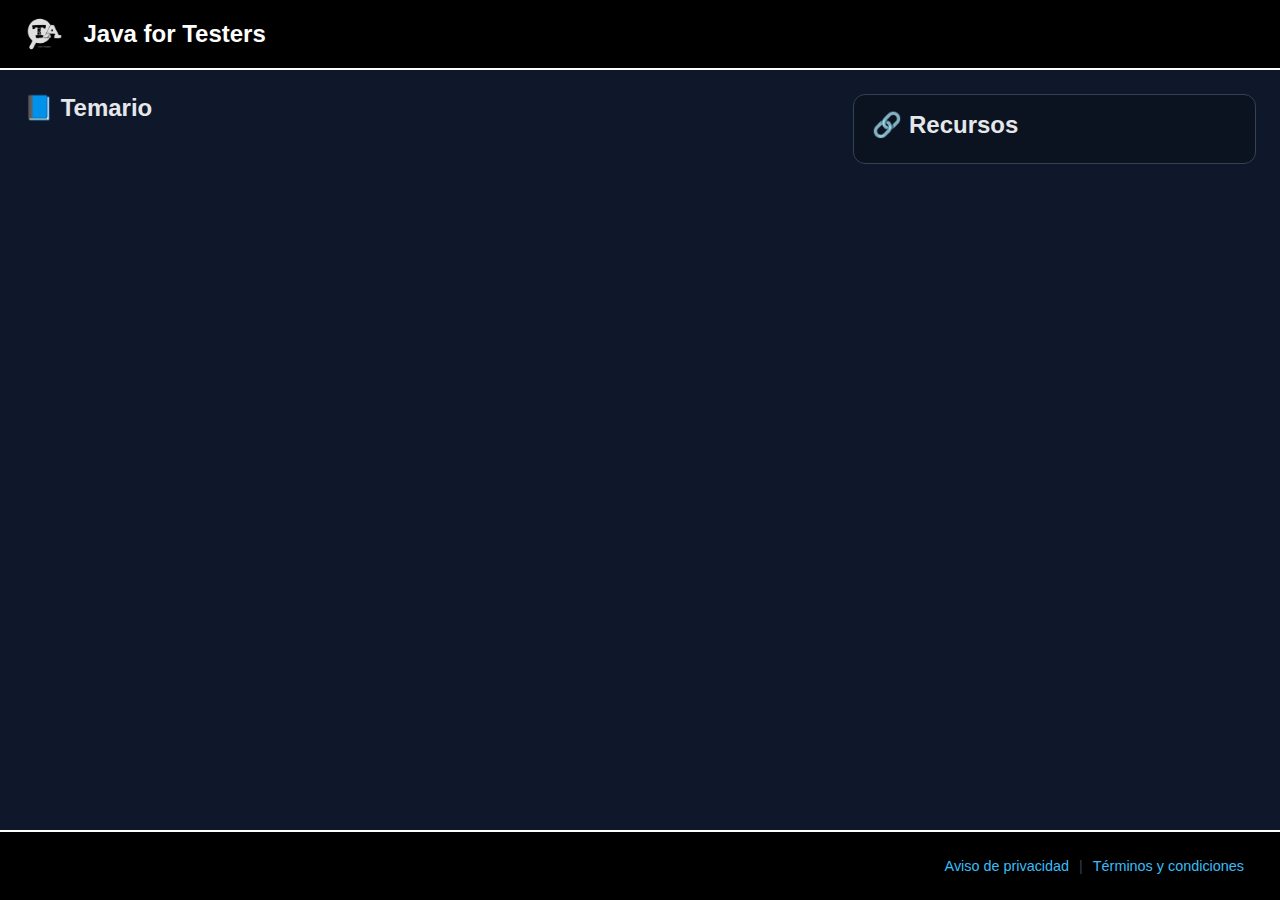
<file: index.html>
<!DOCTYPE html>
<html lang="es">
    <head>
        <meta charset="UTF-8" />
        <meta name="viewport" content="width=device-width, initial-scale=1.0"/>
        <title>TA — Java for Testers</title>
        <link rel="icon" type="image/png" href="resources/images/logo.png">
        <link rel="stylesheet" href="resources/css/style.css" />

        <!-- Font Awesome para íconos -->
        <link
                rel="stylesheet"
                href="https://cdnjs.cloudflare.com/ajax/libs/font-awesome/6.5.2/css/all.min.css"
                referrerpolicy="no-referrer"
        />
    </head>
    <body>
    <header class="header">
        <div class="logo-title">
            <img src="resources/images/logo.png" alt="Logo TA" class="logo" />
            <h1 id="courseTitle">Java for Testers</h1>
        </div>
    </header>

    <main>
        <section class="content">
            <div class="chapters">
                <h2>📘 Temario</h2>
                <div id="chaptersContainer"></div>
            </div>

            <aside class="resources">
                <h2>🔗 Recursos</h2>
                <ul id="resourcesList"></ul>
            </aside>
        </section>
    </main>

    <footer>
        <p id="footerText"></p>
        <div class="legal">
            <a id="privacyLink" target="_blank">Aviso de privacidad</a>
            <span class="sep">|</span>
            <a id="termsLink" target="_blank">Términos y condiciones</a>
        </div>
        <div class="social" id="socialLinks"></div>
    </footer>

    <script src="resources/js/script.js"></script>
    </body>
</html>
</file>
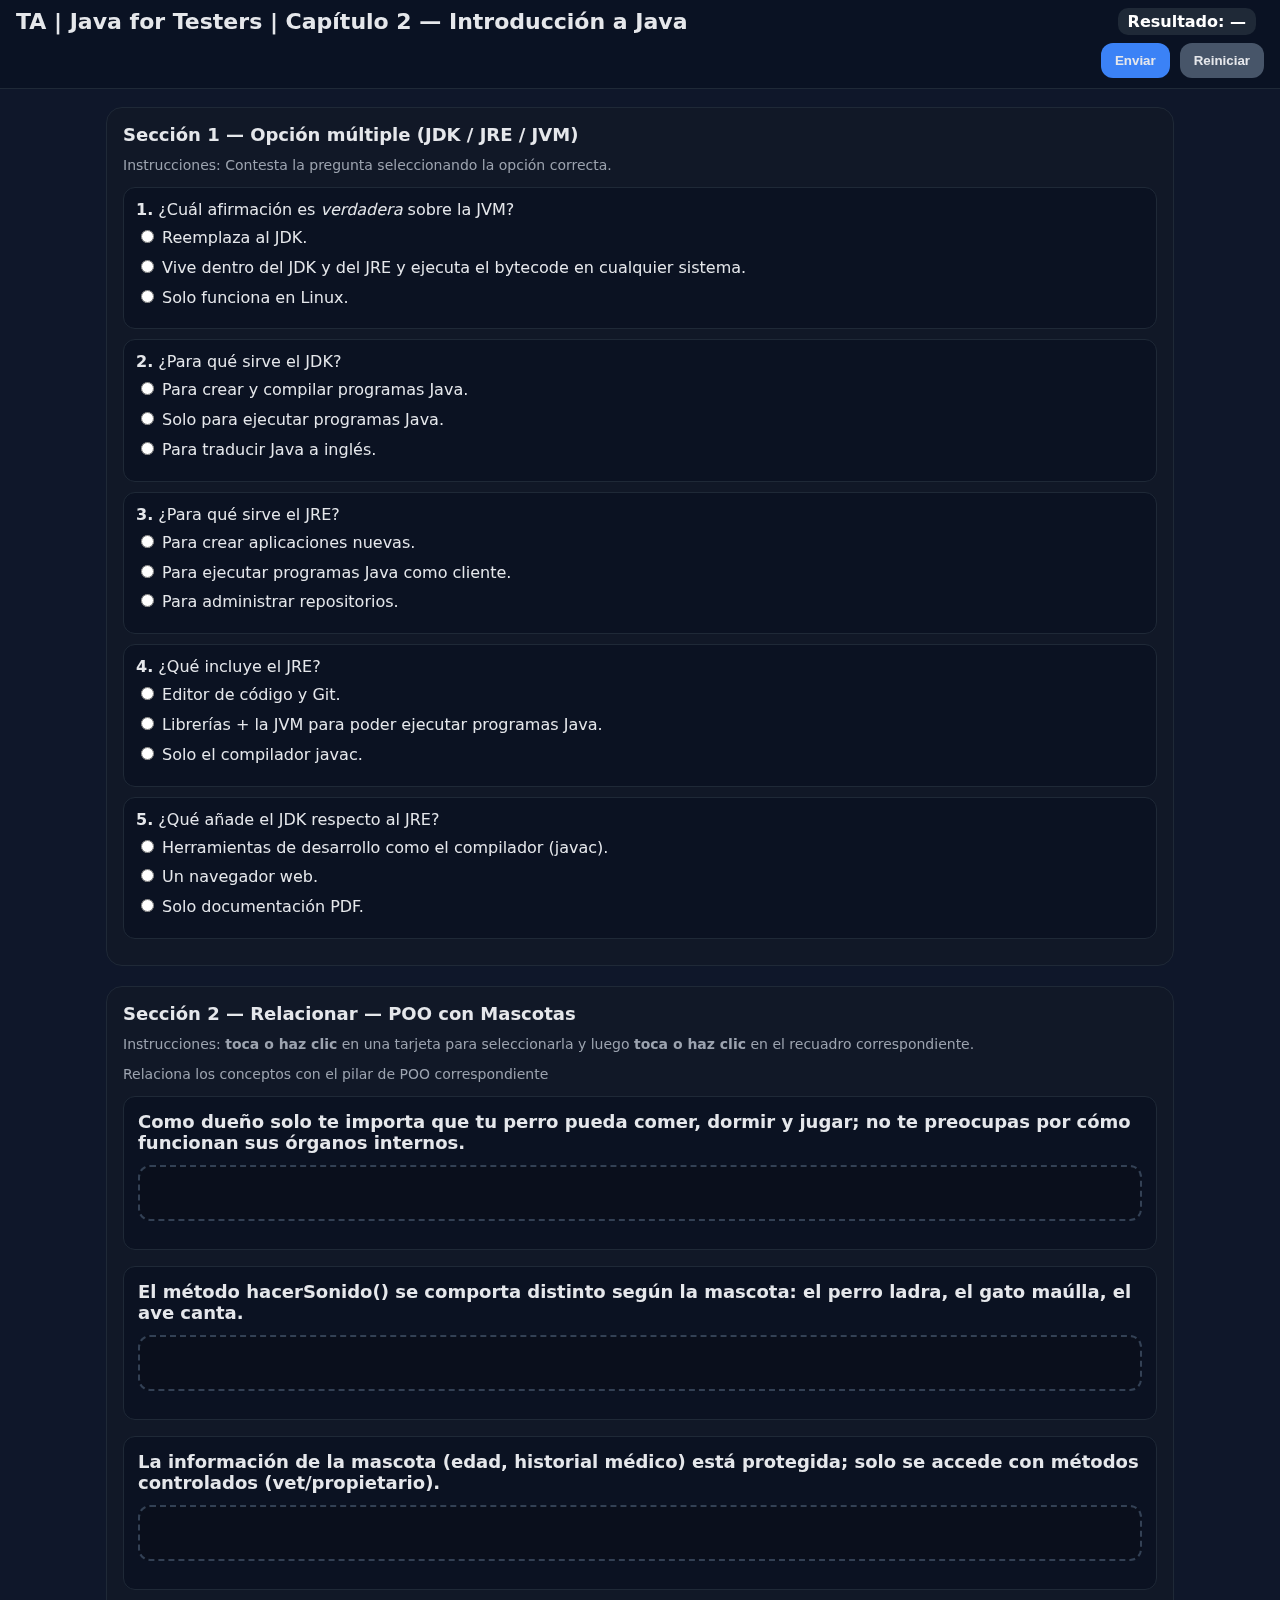
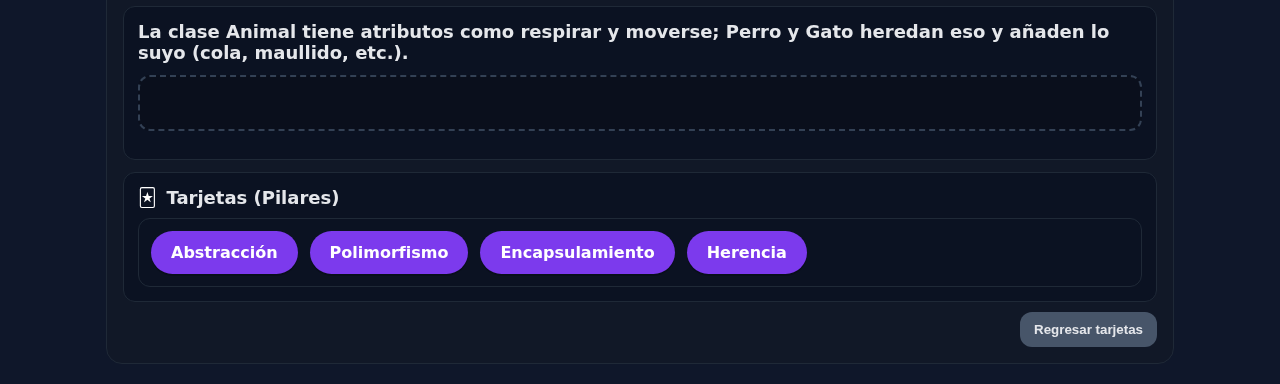
<file: 02-introduccion-quizz.html>
<!DOCTYPE html>
<html lang="es">
<head>
  <meta charset="UTF-8" />
  <title>TA | Quiz</title>
  <meta name="viewport" content="width=device-width, initial-scale=1" />
  <!-- QUIZZ-TEMPLATE v1.4.1 (oficial) -->
  <style>
    :root{
      --bg:#0f172a; --panel:#111827; --ink:#e5e7eb; --muted:#9ca3af; --line:#1f2937;
      --accent:#7c3aed; --accent-ink:#fff; --ok:#22c55e; --bad:#ef4444; --btn:#3b82f6;
      --dropGlow: rgba(59,130,246,.18);
    }
    *{box-sizing:border-box}
    body{margin:0;font-family:system-ui,Segoe UI,Roboto,Arial,sans-serif;background:var(--bg);color:var(--ink)}

    /* Header */
    .header{
      position:sticky; top:0; z-index:50;
      background:rgba(11,18,34,.92); backdrop-filter:saturate(140%) blur(6px);
      border-bottom:1px solid var(--line); padding:10px 16px;
      padding-top:calc(env(safe-area-inset-top) + 8px);
      display:flex; flex-direction:column; gap:8px;
    }
    .topline{display:flex; justify-content:space-between; align-items:center; gap:10px}
    .title{font-weight:700; font-size:clamp(18px, 2vw, 22px);}

    /* SCORE BADGE + status */
    .score{
      font-weight:800; font-size:clamp(14px, 1.6vw, 16px);
      padding:4px 10px; border-radius:10px; color:#fff; background:var(--line);
      transition:background .25s ease, transform .15s ease;
      white-space:nowrap;
    }
    .score.good { background: var(--ok); }
    .score.bad  { background: var(--bad); }
    .score.pulse{ transform: scale(1.03); }

    #statusWrap{display:flex; align-items:center; gap:8px}
    #statusMsg{ font-weight:700; font-size:clamp(13px,1.5vw,15px); }
    #statusMsg.ok   { color: var(--ok); }
    #statusMsg.fail { color: var(--bad); }

    .btns{display:flex; gap:10px; justify-content:flex-end}
    button{background:#334155;color:#e5e7eb;border:none;padding:10px 14px;border-radius:12px;font-weight:700;cursor:pointer}
    .primary{background:var(--btn)} .secondary{background:#475569}

    main{max-width:1100px;margin:18px auto;padding:0 16px}
    section.panel{background:var(--panel);border:1px solid var(--line);border-radius:16px;padding:16px;margin-bottom:20px}
    h2{margin:0 0 12px;font-size:18px}
    p.note{color:var(--muted);font-size:14px;margin-top:10px}

    /* Opción múltiple */
    .qa{margin:10px 0;padding:12px;background:#0b1222;border:1px solid var(--line);border-radius:12px}
    .qa p{margin:0 0 8px}
    label{display:block;margin-bottom:8px;cursor:pointer;line-height:1.3}
    .qfb{font-size:13px;margin-top:6px}
    .ok{color:var(--ok)} .badText{color:var(--bad)}

    /* Relacionar (click/tap-to-place) */
    .rows{display:flex;flex-direction:column;gap:16px}
    .row{display:flex;flex-direction:column;gap:8px;background:#0b1222;border:1px solid var(--line);border-radius:12px;padding:14px}
    .row-question{font-weight:700; font-size: clamp(16px, 1.6vw, 18px); margin-bottom:4px}

    .drop{
      min-height:56px; background:#0a0f1c; border:2px dashed #334155; border-radius:12px;
      display:flex; align-items:center; justify-content:center; padding:8px;
      transition: border-color .15s ease, box-shadow .15s ease, background-color .15s ease;
    }
    /* Hover SOLO en desktop */
    @media (hover:hover) and (pointer:fine){
      .drop:hover{ border-color: var(--btn); box-shadow: 0 0 0 6px var(--dropGlow); background:#0b1424; }
    }
    .drop:focus-visible{ outline:none; border-color: var(--btn); box-shadow: 0 0 0 6px var(--dropGlow); background:#0b1424; }

    .rowfb{font-size:13px;margin-top:6px}
    .rowfb.ok{color:var(--ok)} .rowfb.bad{color:var(--bad)}

    /* Bloque Tarjetas */
    .bank-block{
      background:#0b1222; border:1px solid var(--line); border-radius:12px;
      padding:14px; margin-top:12px;
    }
    .bank-title{
      font-weight:700;
      font-size: clamp(16px, 1.6vw, 18px);
      color: var(--ink);
      margin: 0 0 10px;
      display:flex; align-items:center; gap:10px;
    }
    .bank-title::before{ content:"🃏"; filter:grayscale(1) brightness(1.2); }
    .bank{
      background:#0b1222; border:1px solid var(--line); border-radius:12px;
      padding:12px; display:flex; flex-wrap:wrap; gap:12px;
    }

    .pill{
      user-select:none; display:inline-flex; align-items:center; justify-content:center;
      background:var(--accent); color:var(--accent-ink); border-radius:999px; padding:12px 20px; font-weight:800;
      box-shadow:0 2px 0 rgba(0,0,0,.2); cursor:pointer;
      transition: transform .08s ease;
    }
    .pill:active{ transform: scale(.98); }
    .pill.selected{ outline:3px solid #a78bfa; box-shadow:0 0 0 4px rgba(167,139,250,.15); }

    .bar{display:flex;gap:10px;justify-content:flex-end;margin-top:10px}

    @media (max-width: 768px){
      main{padding:0 12px}
      button{padding:10px 12px; border-radius:12px}
      .rows{gap:18px}
      .row{padding:14px}
      .drop{min-height:60px}
      .pill{padding:12px 20px}
    }
  </style>
</head>
<body>
  <div class="header">
    <div class="topline">
      <div class="title">TA | Java for Testers | Capítulo 2 — Introducción a Java</div>
      <div id="statusWrap">
        <div class="score" id="scoreTop">Resultado: —</div>
        <div id="statusMsg"></div>
      </div>
    </div>
    <div class="btns">
      <button class="primary" id="gradeTop">Enviar</button>
      <button class="secondary" id="resetTop">Reiniciar</button>
    </div>
  </div>

  <main>
    <!-- Sección 1: Opción múltiple -->
    <section class="panel">
      <h2>Sección 1 — Opción múltiple (JDK / JRE / JVM)</h2>
      <p class="note">Instrucciones: Contesta la pregunta seleccionando la opción correcta.</p>

      <div class="qa" data-q="q1">
        <p><strong>1.</strong> ¿Cuál afirmación es <em>verdadera</em> sobre la JVM?</p>
        <label><input type="radio" name="q1" value="a"> Reemplaza al JDK.</label>
        <label><input type="radio" name="q1" value="b"> Vive dentro del JDK y del JRE y ejecuta el bytecode en cualquier sistema.</label>
        <label><input type="radio" name="q1" value="c"> Solo funciona en Linux.</label>
        <div id="fb-q1" class="qfb"></div>
      </div>

      <div class="qa" data-q="q2">
        <p><strong>2.</strong> ¿Para qué sirve el JDK?</p>
        <label><input type="radio" name="q2" value="a"> Para crear y compilar programas Java.</label>
        <label><input type="radio" name="q2" value="b"> Solo para ejecutar programas Java.</label>
        <label><input type="radio" name="q2" value="c"> Para traducir Java a inglés.</label>
        <div id="fb-q2" class="qfb"></div>
      </div>

      <div class="qa" data-q="q3">
        <p><strong>3.</strong> ¿Para qué sirve el JRE?</p>
        <label><input type="radio" name="q3" value="a"> Para crear aplicaciones nuevas.</label>
        <label><input type="radio" name="q3" value="b"> Para ejecutar programas Java como cliente.</label>
        <label><input type="radio" name="q3" value="c"> Para administrar repositorios.</label>
        <div id="fb-q3" class="qfb"></div>
      </div>

      <div class="qa" data-q="q4">
        <p><strong>4.</strong> ¿Qué incluye el JRE?</p>
        <label><input type="radio" name="q4" value="a"> Editor de código y Git.</label>
        <label><input type="radio" name="q4" value="b"> Librerías + la JVM para poder ejecutar programas Java.</label>
        <label><input type="radio" name="q4" value="c"> Solo el compilador javac.</label>
        <div id="fb-q4" class="qfb"></div>
      </div>

      <div class="qa" data-q="q5">
        <p><strong>5.</strong> ¿Qué añade el JDK respecto al JRE?</p>
        <label><input type="radio" name="q5" value="a"> Herramientas de desarrollo como el compilador (javac).</label>
        <label><input type="radio" name="q5" value="b"> Un navegador web.</label>
        <label><input type="radio" name="q5" value="c"> Solo documentación PDF.</label>
        <div id="fb-q5" class="qfb"></div>
      </div>
    </section>

    <!-- Sección 2: Relacionar -->
    <section class="panel">
      <h2>Sección 2 — Relacionar — POO con Mascotas</h2>
      <p class="note">
        Instrucciones: <strong>toca o haz clic</strong> en una tarjeta para seleccionarla y luego <strong>toca o haz clic</strong> en el recuadro correspondiente.
      </p>
      <p class="note">
        Relaciona los conceptos con el pilar de POO correspondiente
      </p>

      <div class="rows" id="rel-rows">
        <div class="row" data-ans="Abstracción">
          <div class="row-question">Como dueño solo te importa que tu perro pueda comer, dormir y jugar; no te preocupas por cómo funcionan sus órganos internos.</div>
          <div class="drop"></div>
          <div class="rowfb"></div>
        </div>
        <div class="row" data-ans="Polimorfismo">
          <div class="row-question">El método hacerSonido() se comporta distinto según la mascota: el perro ladra, el gato maúlla, el ave canta.</div>
          <div class="drop"></div>
          <div class="rowfb"></div>
        </div>
        <div class="row" data-ans="Encapsulamiento">
          <div class="row-question">La información de la mascota (edad, historial médico) está protegida; solo se accede con métodos controlados (vet/propietario).</div>
          <div class="drop"></div>
          <div class="rowfb"></div>
        </div>
        <div class="row" data-ans="Herencia">
          <div class="row-question">La clase Animal tiene atributos como respirar y moverse; Perro y Gato heredan eso y añaden lo suyo (cola, maullido, etc.).</div>
          <div class="drop"></div>
          <div class="rowfb"></div>
        </div>
      </div>

      <!-- Bloque Tarjetas -->
      <div class="bank-block">
        <div class="bank-title">Tarjetas (Pilares)</div>
        <div class="bank" id="bank">
          <div class="pill">Abstracción</div>
          <div class="pill">Polimorfismo</div>
          <div class="pill">Encapsulamiento</div>
          <div class="pill">Herencia</div>
        </div>
      </div>

      <div class="bar">
        <button class="secondary" id="returnBtn">Regresar tarjetas</button>
      </div>
    </section>
  </main>

  <script>
    // ====== Helpers (template v1.4) ======
    const $ = sel => document.querySelector(sel);
    const $$ = sel => Array.from(document.querySelectorAll(sel));
    const bank = $('#bank');
    const drops = $$('.drop');
    const scoreEl = $('#scoreTop');
    const statusMsg = $('#statusMsg');
    const PASS_THRESHOLD = 60; // % mínimo para aprobar

    // ====== Inicializar score
    function setNeutralScore(){
      scoreEl.textContent = 'Resultado: —';
      scoreEl.classList.remove('good','bad','pulse');
      statusMsg.textContent = '';
      statusMsg.classList.remove('ok','fail');
    }
    setNeutralScore();

    // ====== Interacción: click/tap-to-place (template v1.4)
    let selected = null;
    function selectPill(pill){
      if (selected === pill){ pill.classList.remove('selected'); selected=null; return; }
      if (selected) selected.classList.remove('selected');
      selected = pill; pill.classList.add('selected');
      pill.scrollIntoView({behavior:'smooth', block:'center'});
    }

    bank.addEventListener('click', e=>{
      const pill = e.target.closest('.pill');
      if (!pill) return;
      selectPill(pill);
    });

    drops.forEach(d=>{
      d.addEventListener('click', ()=>{
        if (!selected) return;
        const prev = d.querySelector('.pill');
        if (prev) bank.appendChild(prev);
        d.innerHTML = ''; d.appendChild(selected);
        selected.classList.remove('selected'); selected=null;
        d.scrollIntoView({behavior:'smooth', block:'center'});
      });
    });

    // Regresar todo
    $('#returnBtn').addEventListener("click",()=>{
      $$('.pill').forEach(p=>bank.appendChild(p));
      drops.forEach(d=>d.innerHTML="");
      $$('.rowfb').forEach(fb=>fb.textContent="");
      $$('.pill.selected').forEach(p=>p.classList.remove('selected'));
      selected=null;
      setNeutralScore();
    });

    // ====== Calificar (contenido Cap.2) ======
    function grade(){
      // 5 de opción múltiple + 4 de relacionar = 9
      let score=0,total=9;

      // Respuestas correctas (no tocar layout del template)
      const answers={ 
        q1:"b",
        q2:"a",
        q3:"b",
        q4:"b",
        q5:"a"
      };

      // Opción múltiple
      Object.keys(answers).forEach(q=>{
        const sel=document.querySelector(`input[name=${q}]:checked`);
        const fb=document.getElementById("fb-"+q);
        if(sel && sel.value===answers[q]){ fb.textContent="✔ Correcto"; fb.className="qfb ok"; score++; }
        else{ fb.textContent="✘ Incorrecto"; fb.className="qfb badText"; }
      });

      // Relacionar
      document.querySelectorAll(".row").forEach(r=>{
        const drop=r.querySelector(".drop");
        const fb=r.querySelector(".rowfb");
        if(drop.firstChild && drop.firstChild.textContent===r.dataset.ans){
          fb.textContent="✔ Correcto"; fb.className="rowfb ok"; score++;
        }else{
          fb.textContent="✘ Revisa"; fb.className="rowfb bad";
        }
      });

      const percent = Math.round((score/total)*100);
      scoreEl.textContent = `Resultado: ${score}/${total} (${percent}%)`;
      scoreEl.classList.remove('good','bad','pulse');
      statusMsg.classList.remove('ok','fail');

      if (percent >= PASS_THRESHOLD) {
        scoreEl.classList.add('good');
        statusMsg.textContent = '✅ Aprobado';
        statusMsg.classList.add('ok');
      } else {
        scoreEl.classList.add('bad');
        statusMsg.textContent = '❌ No Aprobado';
        statusMsg.classList.add('fail');
      }
      requestAnimationFrame(()=>scoreEl.classList.add('pulse'));
      setTimeout(()=>scoreEl.classList.remove('pulse'), 180);
    }

    function resetAll(){
      $$("input[type=radio]").forEach(r=>r.checked=false);
      $$(".qfb").forEach(fb=>fb.textContent="");
      $("#returnBtn").click();
      document.scrollingElement.scrollTo({top:0, behavior:'smooth'});
    }

    $('#gradeTop').addEventListener('click', grade);
    $('#resetTop').addEventListener('click', resetAll);
  </script>
</body>
</html>
</file>
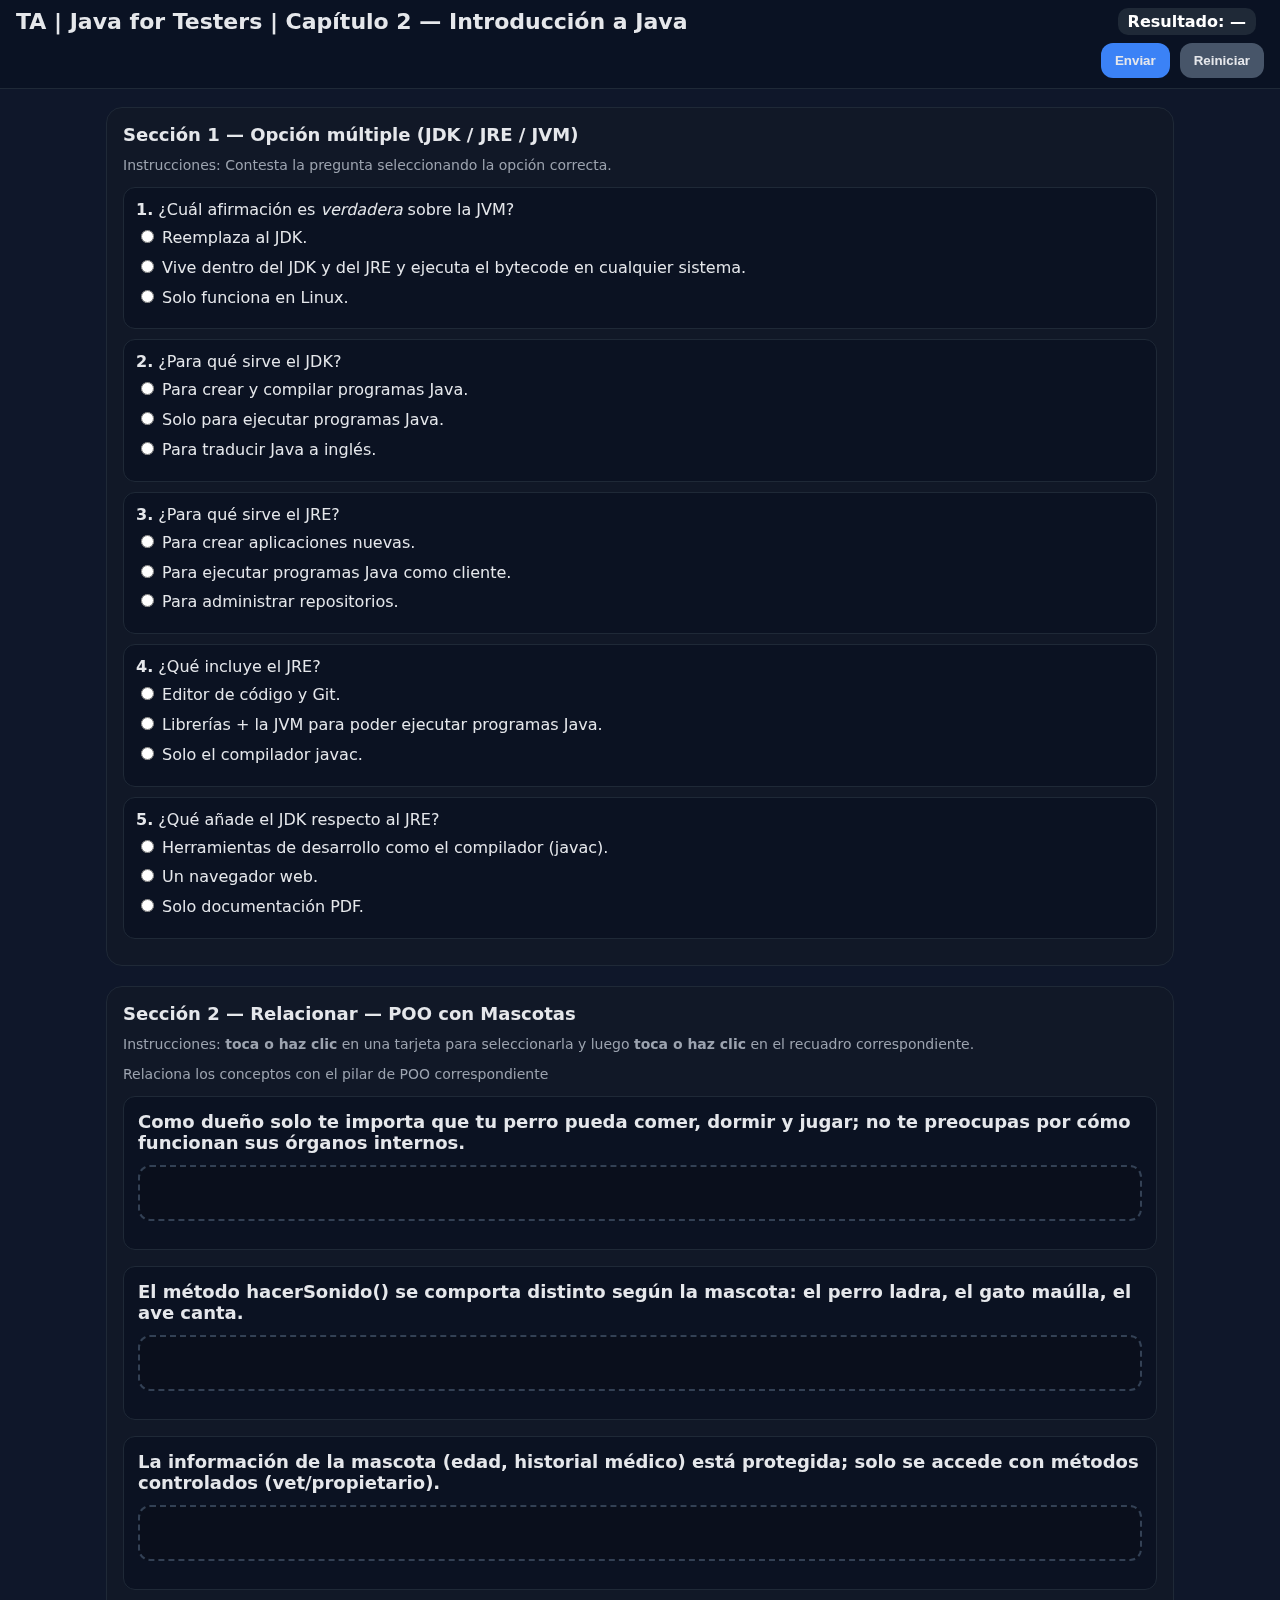
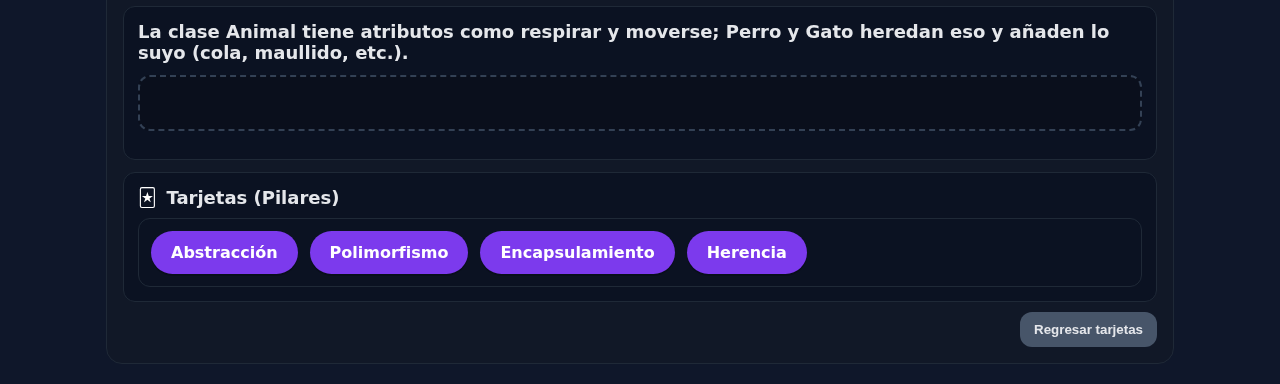
<file: learning-path/cap-02-primeros-pasos/quizzes/01-quizz.html>
<!DOCTYPE html>
<html lang="es">
<head>
  <meta charset="UTF-8" />
  <title>TA | Quiz</title>
  <meta name="viewport" content="width=device-width, initial-scale=1" />
  <!-- QUIZZ-TEMPLATE v1.4.1 (oficial) -->
  <style>
    :root{
      --bg:#0f172a; --panel:#111827; --ink:#e5e7eb; --muted:#9ca3af; --line:#1f2937;
      --accent:#7c3aed; --accent-ink:#fff; --ok:#22c55e; --bad:#ef4444; --btn:#3b82f6;
      --dropGlow: rgba(59,130,246,.18);
    }
    *{box-sizing:border-box}
    body{margin:0;font-family:system-ui,Segoe UI,Roboto,Arial,sans-serif;background:var(--bg);color:var(--ink)}

    /* Header */
    .header{
      position:sticky; top:0; z-index:50;
      background:rgba(11,18,34,.92); backdrop-filter:saturate(140%) blur(6px);
      border-bottom:1px solid var(--line); padding:10px 16px;
      padding-top:calc(env(safe-area-inset-top) + 8px);
      display:flex; flex-direction:column; gap:8px;
    }
    .topline{display:flex; justify-content:space-between; align-items:center; gap:10px}
    .title{font-weight:700; font-size:clamp(18px, 2vw, 22px);}

    /* SCORE BADGE + status */
    .score{
      font-weight:800; font-size:clamp(14px, 1.6vw, 16px);
      padding:4px 10px; border-radius:10px; color:#fff; background:var(--line);
      transition:background .25s ease, transform .15s ease;
      white-space:nowrap;
    }
    .score.good { background: var(--ok); }
    .score.bad  { background: var(--bad); }
    .score.pulse{ transform: scale(1.03); }

    #statusWrap{display:flex; align-items:center; gap:8px}
    #statusMsg{ font-weight:700; font-size:clamp(13px,1.5vw,15px); }
    #statusMsg.ok   { color: var(--ok); }
    #statusMsg.fail { color: var(--bad); }

    .btns{display:flex; gap:10px; justify-content:flex-end}
    button{background:#334155;color:#e5e7eb;border:none;padding:10px 14px;border-radius:12px;font-weight:700;cursor:pointer}
    .primary{background:var(--btn)} .secondary{background:#475569}

    main{max-width:1100px;margin:18px auto;padding:0 16px}
    section.panel{background:var(--panel);border:1px solid var(--line);border-radius:16px;padding:16px;margin-bottom:20px}
    h2{margin:0 0 12px;font-size:18px}
    p.note{color:var(--muted);font-size:14px;margin-top:10px}

    /* Opción múltiple */
    .qa{margin:10px 0;padding:12px;background:#0b1222;border:1px solid var(--line);border-radius:12px}
    .qa p{margin:0 0 8px}
    label{display:block;margin-bottom:8px;cursor:pointer;line-height:1.3}
    .qfb{font-size:13px;margin-top:6px}
    .ok{color:var(--ok)} .badText{color:var(--bad)}

    /* Relacionar (click/tap-to-place) */
    .rows{display:flex;flex-direction:column;gap:16px}
    .row{display:flex;flex-direction:column;gap:8px;background:#0b1222;border:1px solid var(--line);border-radius:12px;padding:14px}
    .row-question{font-weight:700; font-size: clamp(16px, 1.6vw, 18px); margin-bottom:4px}

    .drop{
      min-height:56px; background:#0a0f1c; border:2px dashed #334155; border-radius:12px;
      display:flex; align-items:center; justify-content:center; padding:8px;
      transition: border-color .15s ease, box-shadow .15s ease, background-color .15s ease;
    }
    /* Hover SOLO en desktop */
    @media (hover:hover) and (pointer:fine){
      .drop:hover{ border-color: var(--btn); box-shadow: 0 0 0 6px var(--dropGlow); background:#0b1424; }
    }
    .drop:focus-visible{ outline:none; border-color: var(--btn); box-shadow: 0 0 0 6px var(--dropGlow); background:#0b1424; }

    .rowfb{font-size:13px;margin-top:6px}
    .rowfb.ok{color:var(--ok)} .rowfb.bad{color:var(--bad)}

    /* Bloque Tarjetas */
    .bank-block{
      background:#0b1222; border:1px solid var(--line); border-radius:12px;
      padding:14px; margin-top:12px;
    }
    .bank-title{
      font-weight:700;
      font-size: clamp(16px, 1.6vw, 18px);
      color: var(--ink);
      margin: 0 0 10px;
      display:flex; align-items:center; gap:10px;
    }
    .bank-title::before{ content:"🃏"; filter:grayscale(1) brightness(1.2); }
    .bank{
      background:#0b1222; border:1px solid var(--line); border-radius:12px;
      padding:12px; display:flex; flex-wrap:wrap; gap:12px;
    }

    .pill{
      user-select:none; display:inline-flex; align-items:center; justify-content:center;
      background:var(--accent); color:var(--accent-ink); border-radius:999px; padding:12px 20px; font-weight:800;
      box-shadow:0 2px 0 rgba(0,0,0,.2); cursor:pointer;
      transition: transform .08s ease;
    }
    .pill:active{ transform: scale(.98); }
    .pill.selected{ outline:3px solid #a78bfa; box-shadow:0 0 0 4px rgba(167,139,250,.15); }

    .bar{display:flex;gap:10px;justify-content:flex-end;margin-top:10px}

    @media (max-width: 768px){
      main{padding:0 12px}
      button{padding:10px 12px; border-radius:12px}
      .rows{gap:18px}
      .row{padding:14px}
      .drop{min-height:60px}
      .pill{padding:12px 20px}
    }
  </style>
</head>
<body>
  <div class="header">
    <div class="topline">
      <div class="title">TA | Java for Testers | Capítulo 2 — Introducción a Java</div>
      <div id="statusWrap">
        <div class="score" id="scoreTop">Resultado: —</div>
        <div id="statusMsg"></div>
      </div>
    </div>
    <div class="btns">
      <button class="primary" id="gradeTop">Enviar</button>
      <button class="secondary" id="resetTop">Reiniciar</button>
    </div>
  </div>

  <main>
    <!-- Sección 1: Opción múltiple -->
    <section class="panel">
      <h2>Sección 1 — Opción múltiple (JDK / JRE / JVM)</h2>
      <p class="note">Instrucciones: Contesta la pregunta seleccionando la opción correcta.</p>

      <div class="qa" data-q="q1">
        <p><strong>1.</strong> ¿Cuál afirmación es <em>verdadera</em> sobre la JVM?</p>
        <label><input type="radio" name="q1" value="a"> Reemplaza al JDK.</label>
        <label><input type="radio" name="q1" value="b"> Vive dentro del JDK y del JRE y ejecuta el bytecode en cualquier sistema.</label>
        <label><input type="radio" name="q1" value="c"> Solo funciona en Linux.</label>
        <div id="fb-q1" class="qfb"></div>
      </div>

      <div class="qa" data-q="q2">
        <p><strong>2.</strong> ¿Para qué sirve el JDK?</p>
        <label><input type="radio" name="q2" value="a"> Para crear y compilar programas Java.</label>
        <label><input type="radio" name="q2" value="b"> Solo para ejecutar programas Java.</label>
        <label><input type="radio" name="q2" value="c"> Para traducir Java a inglés.</label>
        <div id="fb-q2" class="qfb"></div>
      </div>

      <div class="qa" data-q="q3">
        <p><strong>3.</strong> ¿Para qué sirve el JRE?</p>
        <label><input type="radio" name="q3" value="a"> Para crear aplicaciones nuevas.</label>
        <label><input type="radio" name="q3" value="b"> Para ejecutar programas Java como cliente.</label>
        <label><input type="radio" name="q3" value="c"> Para administrar repositorios.</label>
        <div id="fb-q3" class="qfb"></div>
      </div>

      <div class="qa" data-q="q4">
        <p><strong>4.</strong> ¿Qué incluye el JRE?</p>
        <label><input type="radio" name="q4" value="a"> Editor de código y Git.</label>
        <label><input type="radio" name="q4" value="b"> Librerías + la JVM para poder ejecutar programas Java.</label>
        <label><input type="radio" name="q4" value="c"> Solo el compilador javac.</label>
        <div id="fb-q4" class="qfb"></div>
      </div>

      <div class="qa" data-q="q5">
        <p><strong>5.</strong> ¿Qué añade el JDK respecto al JRE?</p>
        <label><input type="radio" name="q5" value="a"> Herramientas de desarrollo como el compilador (javac).</label>
        <label><input type="radio" name="q5" value="b"> Un navegador web.</label>
        <label><input type="radio" name="q5" value="c"> Solo documentación PDF.</label>
        <div id="fb-q5" class="qfb"></div>
      </div>
    </section>

    <!-- Sección 2: Relacionar -->
    <section class="panel">
      <h2>Sección 2 — Relacionar — POO con Mascotas</h2>
      <p class="note">
        Instrucciones: <strong>toca o haz clic</strong> en una tarjeta para seleccionarla y luego <strong>toca o haz clic</strong> en el recuadro correspondiente.
      </p>
      <p class="note">
        Relaciona los conceptos con el pilar de POO correspondiente
      </p>

      <div class="rows" id="rel-rows">
        <div class="row" data-ans="Abstracción">
          <div class="row-question">Como dueño solo te importa que tu perro pueda comer, dormir y jugar; no te preocupas por cómo funcionan sus órganos internos.</div>
          <div class="drop"></div>
          <div class="rowfb"></div>
        </div>
        <div class="row" data-ans="Polimorfismo">
          <div class="row-question">El método hacerSonido() se comporta distinto según la mascota: el perro ladra, el gato maúlla, el ave canta.</div>
          <div class="drop"></div>
          <div class="rowfb"></div>
        </div>
        <div class="row" data-ans="Encapsulamiento">
          <div class="row-question">La información de la mascota (edad, historial médico) está protegida; solo se accede con métodos controlados (vet/propietario).</div>
          <div class="drop"></div>
          <div class="rowfb"></div>
        </div>
        <div class="row" data-ans="Herencia">
          <div class="row-question">La clase Animal tiene atributos como respirar y moverse; Perro y Gato heredan eso y añaden lo suyo (cola, maullido, etc.).</div>
          <div class="drop"></div>
          <div class="rowfb"></div>
        </div>
      </div>

      <!-- Bloque Tarjetas -->
      <div class="bank-block">
        <div class="bank-title">Tarjetas (Pilares)</div>
        <div class="bank" id="bank">
          <div class="pill">Abstracción</div>
          <div class="pill">Polimorfismo</div>
          <div class="pill">Encapsulamiento</div>
          <div class="pill">Herencia</div>
        </div>
      </div>

      <div class="bar">
        <button class="secondary" id="returnBtn">Regresar tarjetas</button>
      </div>
    </section>
  </main>

  <script>
    // ====== Helpers (template v1.4) ======
    const $ = sel => document.querySelector(sel);
    const $$ = sel => Array.from(document.querySelectorAll(sel));
    const bank = $('#bank');
    const drops = $$('.drop');
    const scoreEl = $('#scoreTop');
    const statusMsg = $('#statusMsg');
    const PASS_THRESHOLD = 60; // % mínimo para aprobar

    // ====== Inicializar score
    function setNeutralScore(){
      scoreEl.textContent = 'Resultado: —';
      scoreEl.classList.remove('good','bad','pulse');
      statusMsg.textContent = '';
      statusMsg.classList.remove('ok','fail');
    }
    setNeutralScore();

    // ====== Interacción: click/tap-to-place (template v1.4)
    let selected = null;
    function selectPill(pill){
      if (selected === pill){ pill.classList.remove('selected'); selected=null; return; }
      if (selected) selected.classList.remove('selected');
      selected = pill; pill.classList.add('selected');
      pill.scrollIntoView({behavior:'smooth', block:'center'});
    }

    bank.addEventListener('click', e=>{
      const pill = e.target.closest('.pill');
      if (!pill) return;
      selectPill(pill);
    });

    drops.forEach(d=>{
      d.addEventListener('click', ()=>{
        if (!selected) return;
        const prev = d.querySelector('.pill');
        if (prev) bank.appendChild(prev);
        d.innerHTML = ''; d.appendChild(selected);
        selected.classList.remove('selected'); selected=null;
        d.scrollIntoView({behavior:'smooth', block:'center'});
      });
    });

    // Regresar todo
    $('#returnBtn').addEventListener("click",()=>{
      $$('.pill').forEach(p=>bank.appendChild(p));
      drops.forEach(d=>d.innerHTML="");
      $$('.rowfb').forEach(fb=>fb.textContent="");
      $$('.pill.selected').forEach(p=>p.classList.remove('selected'));
      selected=null;
      setNeutralScore();
    });

    // ====== Calificar (contenido Cap.2) ======
    function grade(){
      // 5 de opción múltiple + 4 de relacionar = 9
      let score=0,total=9;

      // Respuestas correctas (no tocar layout del template)
      const answers={ 
        q1:"b",
        q2:"a",
        q3:"b",
        q4:"b",
        q5:"a"
      };

      // Opción múltiple
      Object.keys(answers).forEach(q=>{
        const sel=document.querySelector(`input[name=${q}]:checked`);
        const fb=document.getElementById("fb-"+q);
        if(sel && sel.value===answers[q]){ fb.textContent="✔ Correcto"; fb.className="qfb ok"; score++; }
        else{ fb.textContent="✘ Incorrecto"; fb.className="qfb badText"; }
      });

      // Relacionar
      document.querySelectorAll(".row").forEach(r=>{
        const drop=r.querySelector(".drop");
        const fb=r.querySelector(".rowfb");
        if(drop.firstChild && drop.firstChild.textContent===r.dataset.ans){
          fb.textContent="✔ Correcto"; fb.className="rowfb ok"; score++;
        }else{
          fb.textContent="✘ Revisa"; fb.className="rowfb bad";
        }
      });

      const percent = Math.round((score/total)*100);
      scoreEl.textContent = `Resultado: ${score}/${total} (${percent}%)`;
      scoreEl.classList.remove('good','bad','pulse');
      statusMsg.classList.remove('ok','fail');

      if (percent >= PASS_THRESHOLD) {
        scoreEl.classList.add('good');
        statusMsg.textContent = '✅ Aprobado';
        statusMsg.classList.add('ok');
      } else {
        scoreEl.classList.add('bad');
        statusMsg.textContent = '❌ No Aprobado';
        statusMsg.classList.add('fail');
      }
      requestAnimationFrame(()=>scoreEl.classList.add('pulse'));
      setTimeout(()=>scoreEl.classList.remove('pulse'), 180);
    }

    function resetAll(){
      $$("input[type=radio]").forEach(r=>r.checked=false);
      $$(".qfb").forEach(fb=>fb.textContent="");
      $("#returnBtn").click();
      document.scrollingElement.scrollTo({top:0, behavior:'smooth'});
    }

    $('#gradeTop').addEventListener('click', grade);
    $('#resetTop').addEventListener('click', resetAll);
  </script>
</body>
</html>
</file>
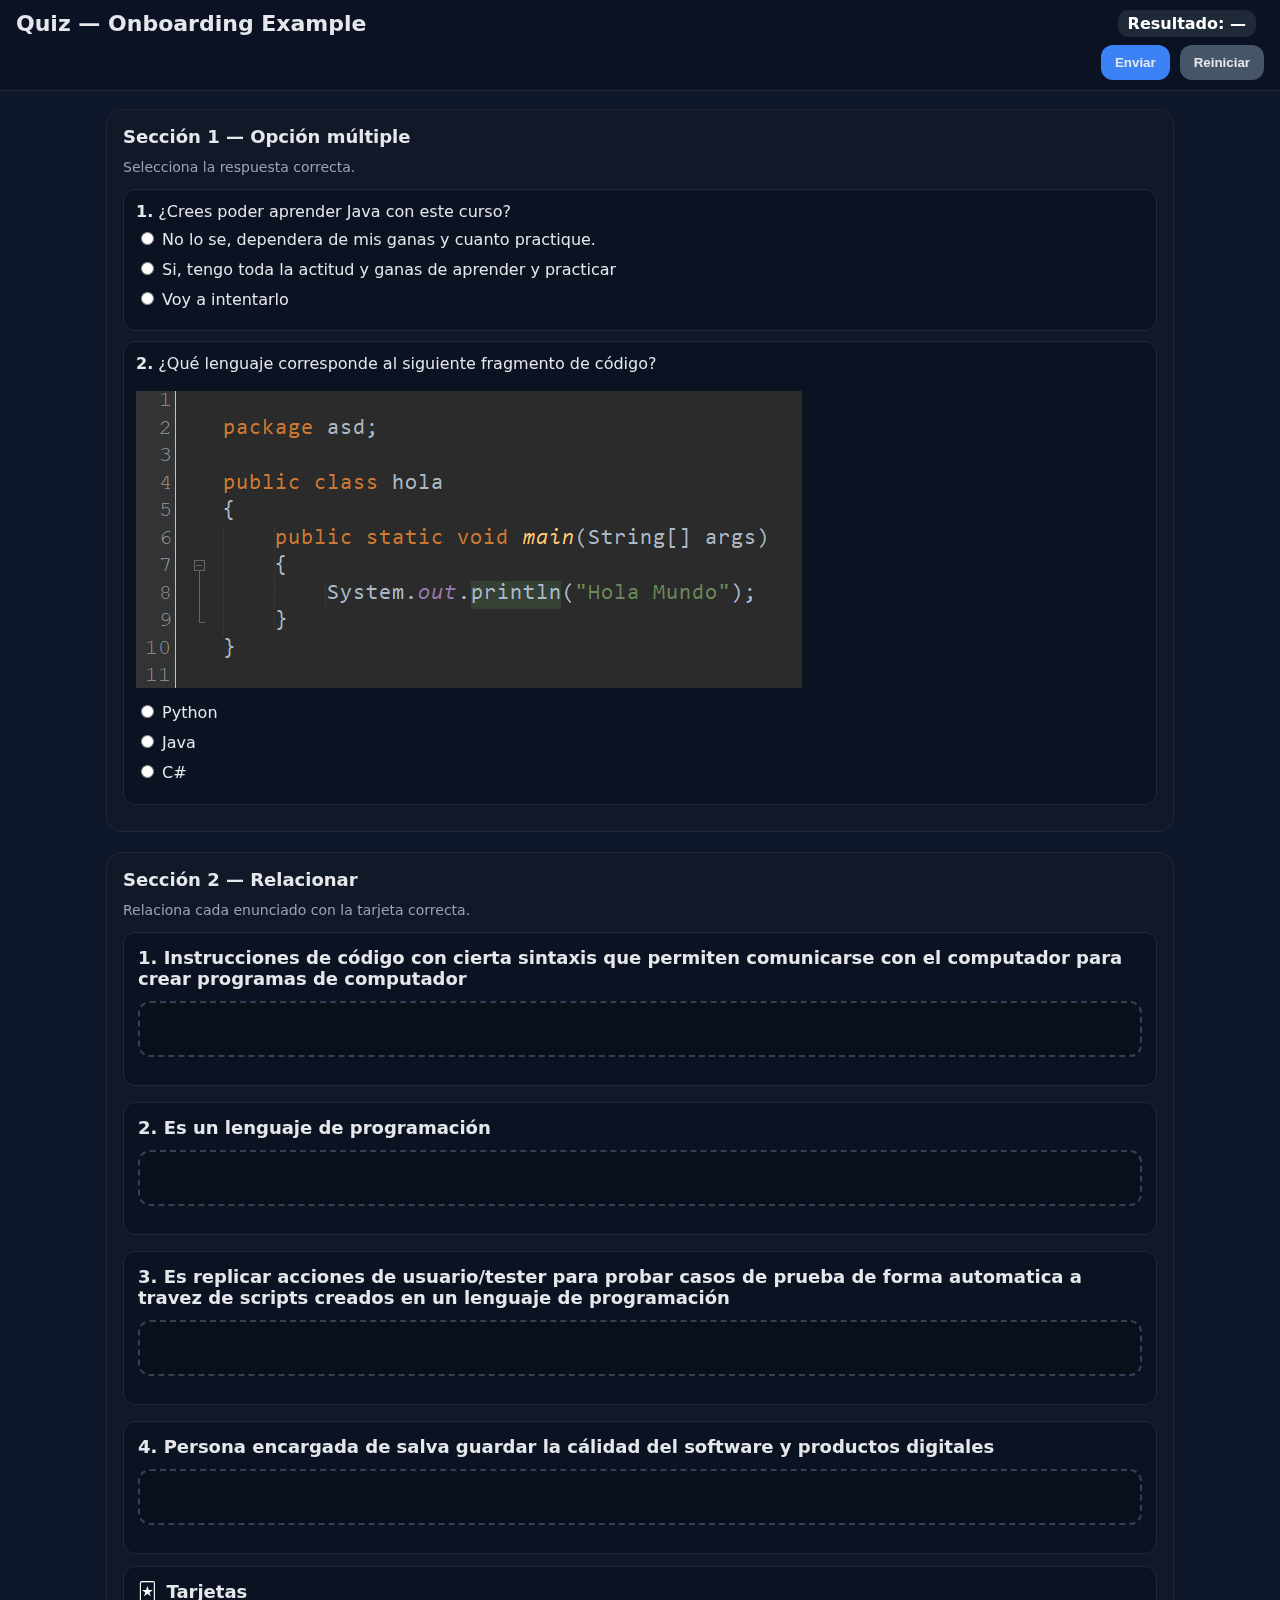
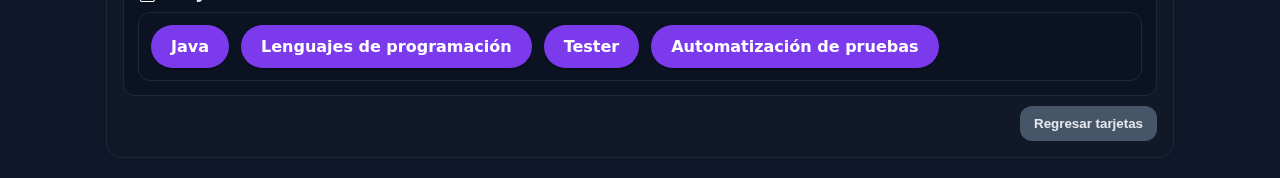
<file: learning-path/cap-00-onboarding/quizzes/01/quiz.html>
<!DOCTYPE html>
<html lang="es">
    <head>
        <meta charset="UTF-8" />
        <title>TA | Quiz</title>
        <link rel="icon" type="image/png" href="../../../../resources/images/logo.png">
        <meta name="viewport" content="width=device-width, initial-scale=1" />
        <meta name="quiz-data" content="data/data.json">
        <link rel="stylesheet" href="../../../../resources/css/quizz-styles.css">
    </head>
    <body>
    <header class="header">
        <div class="topline">
            <div class="title" id="quiz-title">Cargando…</div>
            <div id="statusWrap">
                <div class="score" id="scoreTop">Resultado: —</div>
                <div id="statusMsg"></div>
            </div>
        </div>
        <div class="btns">
            <button class="primary" id="gradeTop">Enviar</button>
            <button class="secondary" id="resetTop">Reiniciar</button>
        </div>
    </header>

    <main id="quiz-container"></main>

    <script src="../../../../resources/js/quizz-load.js"></script>
    <script src="../../../../resources/js/quizz-grade.js"></script>
    </body>
</html>
</file>
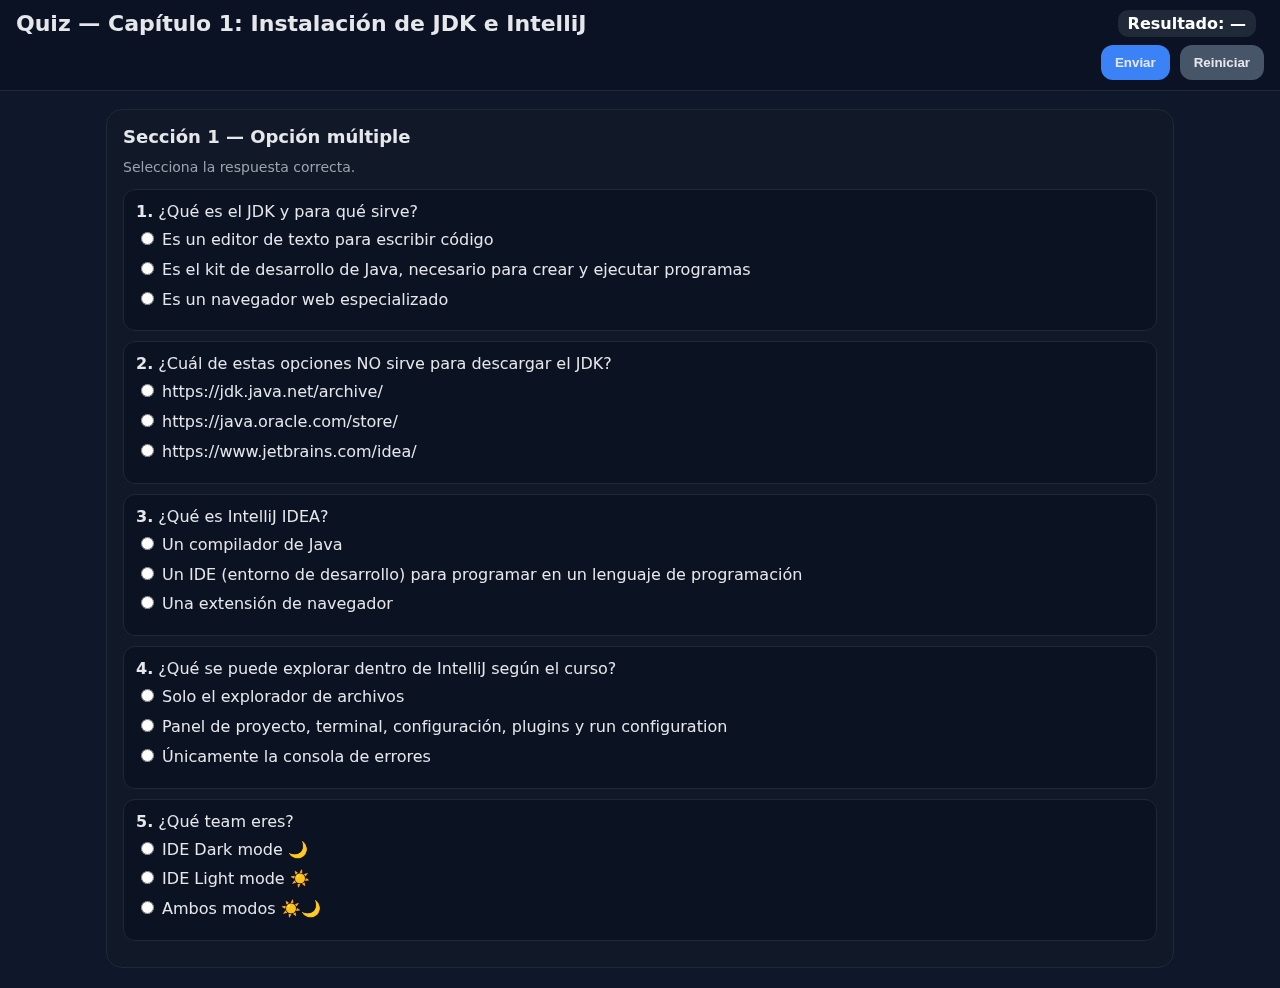
<file: learning-path/cap-01-instalacion-software/quizzes/01/quiz.html>
<!DOCTYPE html>
<html lang="es">
<head>
    <meta charset="UTF-8" />
    <title>TA | Quiz</title>
    <link rel="icon" type="image/png" href="../../../../resources/images/logo.png">
    <meta name="viewport" content="width=device-width, initial-scale=1" />
    <meta name="quiz-data" content="data/data.json">
    <link rel="stylesheet" href="../../../../resources/css/quizz-styles.css">
</head>
<body>
<header class="header">
    <div class="topline">
        <div class="title" id="quiz-title">Cargando…</div>
        <div id="statusWrap">
            <div class="score" id="scoreTop">Resultado: —</div>
            <div id="statusMsg"></div>
        </div>
    </div>
    <div class="btns">
        <button class="primary" id="gradeTop">Enviar</button>
        <button class="secondary" id="resetTop">Reiniciar</button>
    </div>
</header>

<main id="quiz-container"></main>

<script src="../../../../resources/js/quizz-load.js"></script>
<script src="../../../../resources/js/quizz-grade.js"></script>
</body>
</html>
</file>
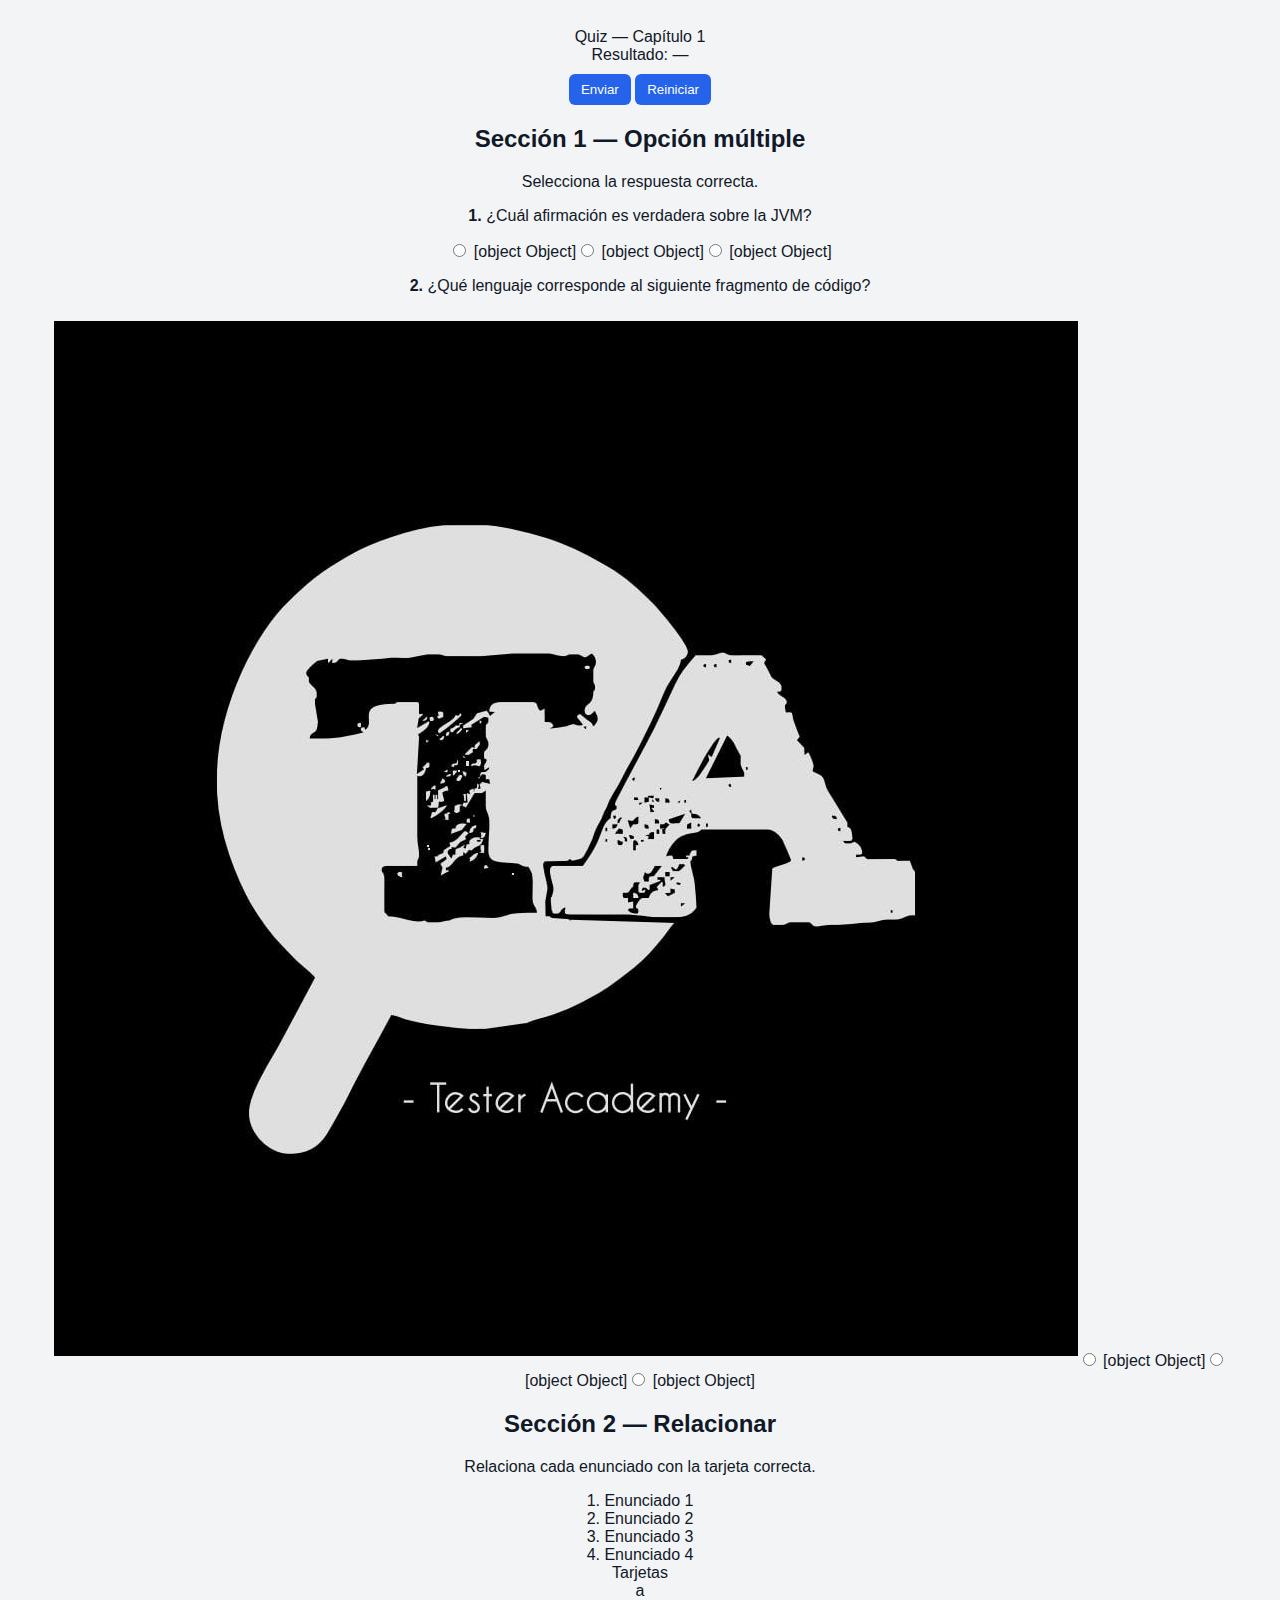
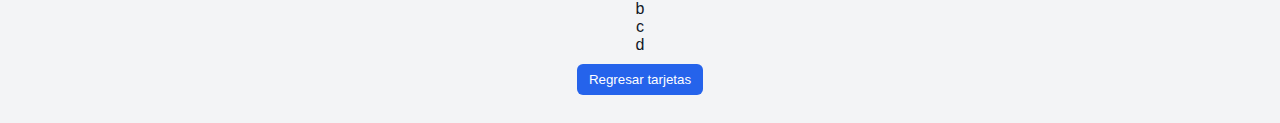
<file: learning-path/cap-01-intro/quizzes/01/quiz.html>
<!DOCTYPE html>
<html lang="es">
<head>
    <meta charset="UTF-8" />
    <title>TA | Quiz</title>
    <meta name="viewport" content="width=device-width, initial-scale=1" />
    <link rel="stylesheet" href="css/styles.css">
</head>
<body>
<header class="header">
    <div class="topline">
        <div class="title" id="quiz-title">Cargando…</div>
        <div id="statusWrap">
            <div class="score" id="scoreTop">Resultado: —</div>
            <div id="statusMsg"></div>
        </div>
    </div>
    <div class="btns">
        <button class="primary" id="gradeTop">Enviar</button>
        <button class="secondary" id="resetTop">Reiniciar</button>
    </div>
</header>

<main id="quiz-container"></main>

<script src="js/load.js"></script>
<script src="js/grade.js"></script>
</body>
</html>
</file>
<file: resources/css/quizz-styles.css>
:root{
  --bg:#0f172a; --panel:#111827; --ink:#e5e7eb; --muted:#9ca3af; --line:#1f2937;
  --accent:#7c3aed; --accent-ink:#fff; --ok:#22c55e; --bad:#ef4444; --btn:#3b82f6;
  --dropGlow: rgba(59,130,246,.18);
}

*{ box-sizing:border-box; }
body{
  margin:0; font-family: system-ui,Segoe UI,Roboto,Arial,sans-serif;
  background:var(--bg); color:var(--ink);
}

/* Header */
.header{
  position:sticky; top:0; z-index:50;
  background:rgba(11,18,34,.92); backdrop-filter:saturate(140%) blur(6px);
  border-bottom:1px solid var(--line); padding:10px 16px; gap:8px;
  display:flex; flex-direction:column;
}
.topline{ display:flex; justify-content:space-between; align-items:center; gap:10px; }
.title{ font-weight:700; font-size:clamp(18px, 2vw, 22px); }
.btns{ display:flex; gap:10px; justify-content:flex-end; }

button{
  background:#334155; color:#e5e7eb; border:none; padding:10px 14px;
  border-radius:12px; font-weight:700; cursor:pointer;
}
.primary{ background:var(--btn); }
.secondary{ background:#475569; }

.score{
  font-weight:800; font-size:clamp(14px, 1.6vw, 16px);
  padding:4px 10px; border-radius:10px; color:#fff; background:var(--line);
  transition:background .25s ease, transform .15s ease; white-space:nowrap;
}
.score.good { background: var(--ok); }
.score.bad  { background: var(--bad); }
.score.pulse{ transform: scale(1.03); }

#statusWrap{ display:flex; align-items:center; gap:8px; }
#statusMsg{ font-weight:700; font-size:clamp(13px,1.5vw,15px); }
#statusMsg.ok   { color: var(--ok); }
#statusMsg.fail { color: var(--bad); }

/* Layout principal */
main{ max-width:1100px; margin:18px auto; padding:0 16px; }
section.panel{
  background:var(--panel); border:1px solid var(--line); border-radius:16px;
  padding:16px; margin-bottom:20px;
}
h2{ margin:0 0 12px; font-size:18px; }
p.note{ color:var(--muted); font-size:14px; margin-top:10px; }

/* Opción múltiple */
.qa{
  margin:10px 0; padding:12px; background:#0b1222;
  border:1px solid var(--line); border-radius:12px;
}
.qa p{ margin:0 0 8px; }
label{ display:block; margin-bottom:8px; cursor:pointer; line-height:1.3; }
.qfb{ font-size:13px; margin-top:6px; }
.ok{ color:var(--ok); }
.badText{ color:var(--bad); }

/* Relacionar */
.rows{ display:flex; flex-direction:column; gap:16px; }
.row{
  display:flex; flex-direction:column; gap:8px;
  background:#0b1222; border:1px solid var(--line); border-radius:12px; padding:14px;
}
.row-question{ font-weight:700; font-size: clamp(16px, 1.6vw, 18px); margin-bottom:4px; }

.drop{
  min-height:56px; background:#0a0f1c; border:2px dashed #334155; border-radius:12px;
  display:flex; align-items:center; justify-content:center; padding:8px;
  transition: border-color .15s ease, box-shadow .15s ease, background-color .15s ease;
}
@media (hover:hover) and (pointer:fine){
  .drop:hover{ border-color: var(--btn); box-shadow: 0 0 0 6px var(--dropGlow); background:#0b1424; }
}
.drop:focus-visible{ outline:none; border-color: var(--btn); box-shadow: 0 0 0 6px var(--dropGlow); background:#0b1424; }

.rowfb{ font-size:13px; margin-top:6px; }
.rowfb.ok{ color:var(--ok); }
.rowfb.bad{ color:var(--bad); }

.bank-block{
  background:#0b1222; border:1px solid var(--line); border-radius:12px;
  padding:14px; margin-top:12px;
}
.bank-title{
  font-weight:700; font-size: clamp(16px, 1.6vw, 18px);
  color: var(--ink); margin: 0 0 10px; display:flex; align-items:center; gap:10px;
}
.bank-title::before{ content:"🃏"; filter:grayscale(1) brightness(1.2); }
.bank{
  background:#0b1222; border:1px solid var(--line); border-radius:12px;
  padding:12px; display:flex; flex-wrap:wrap; gap:12px;
}
.pill{
  user-select:none; display:inline-flex; align-items:center; justify-content:center;
  background:var(--accent); color:var(--accent-ink); border-radius:999px; padding:12px 20px; font-weight:800;
  box-shadow:0 2px 0 rgba(0,0,0,.2); cursor:pointer;
  transition: transform .08s ease;
}
.pill:active{ transform: scale(.98); }
.pill.selected{ outline:3px solid #a78bfa; box-shadow:0 0 0 4px rgba(167,139,250,.15); }

.bar{ display:flex; gap:10px; justify-content:flex-end; margin-top:10px; }

@media (max-width: 768px){
  main{ padding:0 12px; }
  button{ padding:10px 12px; border-radius:12px; }
  .rows{ gap:18px; }
  .row{ padding:14px; }
  .drop{ min-height:60px; }
  .pill{ padding:12px 20px; }
}
</file>
<file: learning-path/cap-01-intro/quizzes/01/css/styles.css>
body {
  font-family: Arial, sans-serif;
  background: #f3f4f6;
  color: #111827;
  text-align: center;
  padding: 20px;
}

h1 {
  color: #2563eb;
}

.quiz-question {
  margin: 20px auto;
  padding: 15px;
  border: 1px solid #d1d5db;
  border-radius: 8px;
  background: #fff;
  max-width: 600px;
}

.quiz-question img {
  max-width: 100%;
  margin: 10px 0;
}

button {
  margin-top: 10px;
  padding: 8px 12px;
  background: #2563eb;
  color: #fff;
  border: none;
  border-radius: 6px;
  cursor: pointer;
}
</file>
<file: resources/css/style.css>
/* Reset */
* { box-sizing: border-box; }
body, h1, h2, p, ul { margin: 0; padding: 0; }

/* Base */
body {
  font-family: Arial, sans-serif;
  background: #0f172a;
  color: #e5e7eb;
  display: flex;
  flex-direction: column;
  min-height: 100vh;
}

/* Header */
.header {
  background: #000;        /* negro */
  color: #fff;
  padding: 10px 20px;
  display: flex;
  align-items: center;
  position: fixed;
  inset: 0 0 auto 0;
  height: 70px;
  z-index: 1000;
  border-bottom: 2px solid #fff; /* #38bdf8 */
}
.logo-title { display: flex; align-items: center; gap: 14px; }
.logo { height: 50px; }
.header h1 { font-size: 1.5rem; }

/* Layout */
.content {
  flex: 1;
  display: grid;
  grid-template-columns: 2fr 1fr;
  gap: 24px;
  padding: 24px;
  margin-top: 70px;
  margin-bottom: 80px;
}

/* Temario */
.chapters h2 { margin-bottom: 12px; }
#chaptersContainer > details {
  background: #0b1220;
  border: 1px solid #334155;
  border-radius: 12px;
  margin-bottom: 14px;
  padding: 10px 12px;
  transition: border-color 0.3s, box-shadow 0.3s;
}
#chaptersContainer > details:hover {
  border-color: #38bdf8;
  box-shadow: 0 0 8px rgba(56, 189, 248, 0.5);
}
#chaptersContainer summary {
  cursor: pointer;
  font-weight: 700;
  color: #e5e7eb; /* gris claro normal */
  list-style: none;
  display: flex;
  align-items: center;
  gap: 6px;
}
#chaptersContainer summary::before {
  content: "►"; /* flecha cerrada */
  color: #e5e7eb;
  font-size: 0.9rem;
  transition: transform 0.3s;
}
#chaptersContainer[open] > summary::before,
#chaptersContainer details[open] > summary::before {
  content: "▼"; /* flecha abierta */
  color: #facc15; /* amarillo activo */
}
#chaptersContainer summary:hover {
  color: #facc15; /* amarillo al pasar el mouse */
}
#chaptersContainer details[open] > summary {
  color: #facc15; /* amarillo al estar abierto */
}

#chaptersContainer ul {
  list-style: none;
  margin-top: 10px;
  padding-left: 2px;
}
#chaptersContainer li {
  margin: 8px 0;
  display: flex;
  gap: 8px;
  align-items: center;
}
#chaptersContainer a {
  color: #38bdf8;
  text-decoration: none;
}
#chaptersContainer a:hover {
  text-decoration: underline;
}

/* Recursos */
.resources {
  background: #0b1220;
  border: 1px solid #334155;
  border-radius: 12px;
  padding: 16px 18px;
}
.resources h2 { margin-bottom: 8px; }
.resources ul { list-style: none; }
.resources li {
  margin: 10px 0;
  display: flex;
  gap: 8px;
  align-items: center;
}
.resources i { width: 20px; text-align: center; }

 /* Liks de los recursos */
aside a {
  color: #38bdf8;              /* Azul claro como footer */
  text-decoration: none;
}

aside a:hover {
  text-decoration: underline;  /* Subrayado en hover */
  color: #facc15;              /* Amarillo en hover */
}

/* Footer */
footer {
  position: fixed;
  inset: auto 0 0 0;
  height: 70px;
  background: #000;        /* negro */
  color: #94a3b8;
  display: grid;
  grid-template-columns: 1fr auto auto;
  align-items: center;
  gap: 16px;
  padding: 0 20px;
  border-top: 2px solid #fff; /* #38bdf8 */
  font-size: 0.9rem;
}
footer a { color: #38bdf8; text-decoration: none; }
footer a:hover { text-decoration: underline; }
footer .legal { display: flex; gap: 10px; align-items: center; }
footer .legal .sep { color: #334155; }
footer .social i { font-size: 22px; margin-left: 10px; }
</file>
